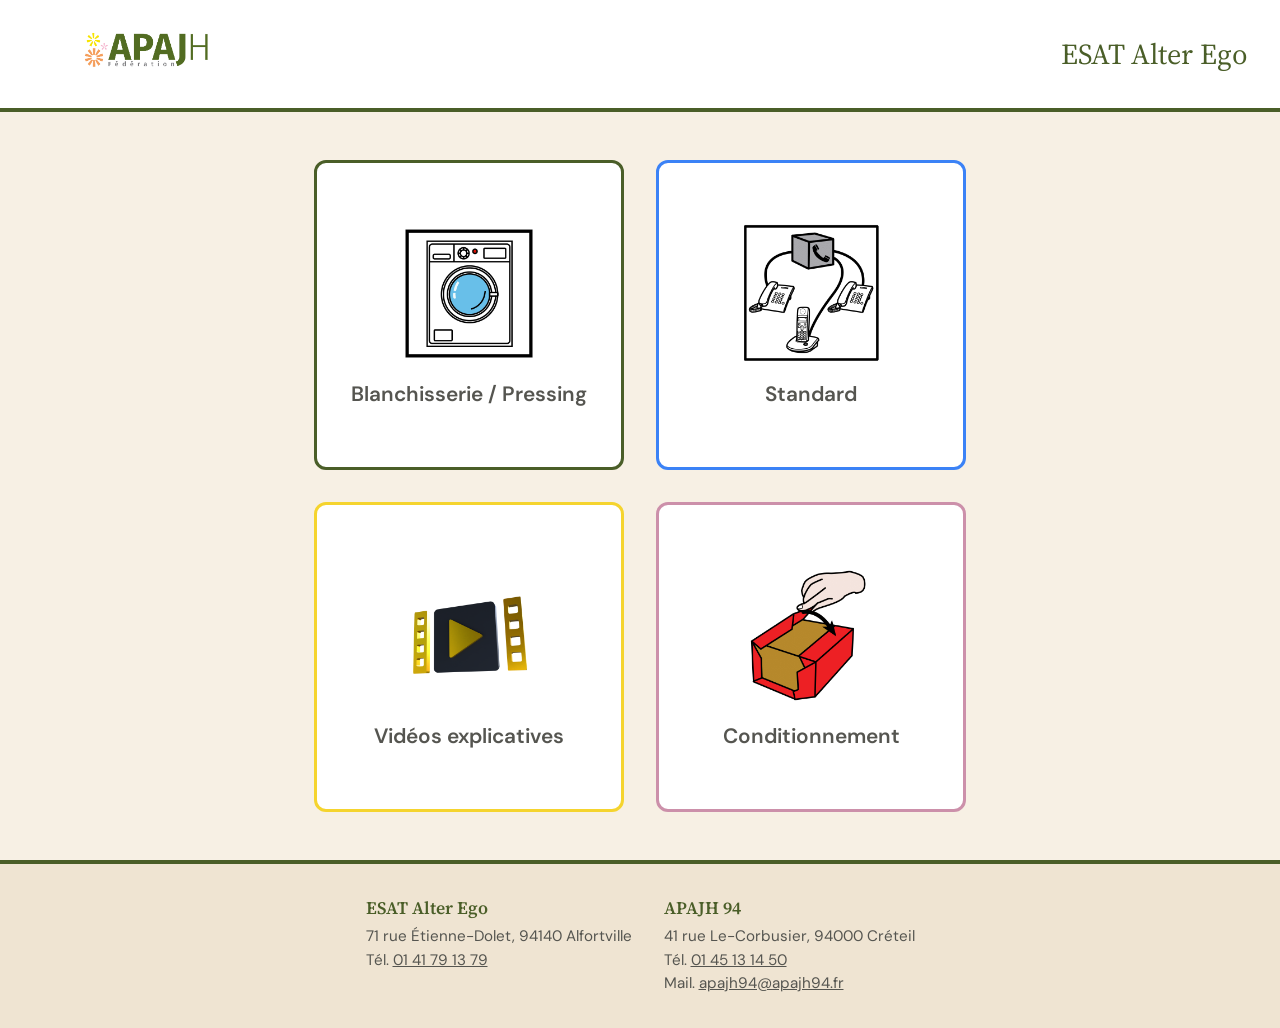
<file: index.html>
<!DOCTYPE html>
<html lang="fr">
<head>
  <meta charset="UTF-8">
  <meta name="viewport" content="width=device-width, initial-scale=1.0">
  <title>ESAT Alter Ego</title>
  <link rel="preconnect" href="https://fonts.googleapis.com">
  <link rel="preconnect" href="https://fonts.gstatic.com" crossorigin>
  <link href="https://fonts.googleapis.com/css2?family=Source+Serif+4:wght@400;600&family=DM+Sans:wght@400;500;600&display=swap" rel="stylesheet">
  <link rel="stylesheet" href="style.css">
</head>
<body>

  <header>
    <img src="logo-apajh.png" alt="Logo APAJH Fédération" class="logo">
    <h1>ESAT Alter Ego</h1>
  </header>

  <main>
    <!--
      ROUTES : modifier uniquement la valeur href de chaque <a> ci-dessous
      pour changer la page de destination.
    -->

    <a href="bon-livraison.html" class="tile">
      <img src="picto/picto-blanchisserie.png" alt="">
      <span>Blanchisserie / Pressing</span>
    </a>

    <a href="standard.html" class="tile">
      <img src="picto/picto-standard.png" alt="">
      <span>Standard</span>
    </a>

    <a href="videos.html" class="tile">
      <img src="picto/vidéo.png" alt="">
      <span>Vidéos explicatives</span>
    </a>

    <a href="conditionnement.html" class="tile">
      <img src="picto/picto-conditionnement.png" alt="">
      <span>Conditionnement</span>
    </a>
  </main>

  <footer>
    <div class="contact">
      <h2>ESAT Alter Ego</h2>
      <p>71 rue Étienne-Dolet, 94140 Alfortville</p>
      <p>Tél. <a href="tel:0141791379">01 41 79 13 79</a></p>
    </div>
    <div class="contact">
      <h2>APAJH 94</h2>
      <p>41 rue Le-Corbusier, 94000 Créteil</p>
      <p>Tél. <a href="tel:0145131450">01 45 13 14 50</a></p>
      <p>Mail. <a href="mailto:apajh94@apajh94.fr">apajh94@apajh94.fr</a></p>
    </div>
  </footer>

</body>
</html>
</file>
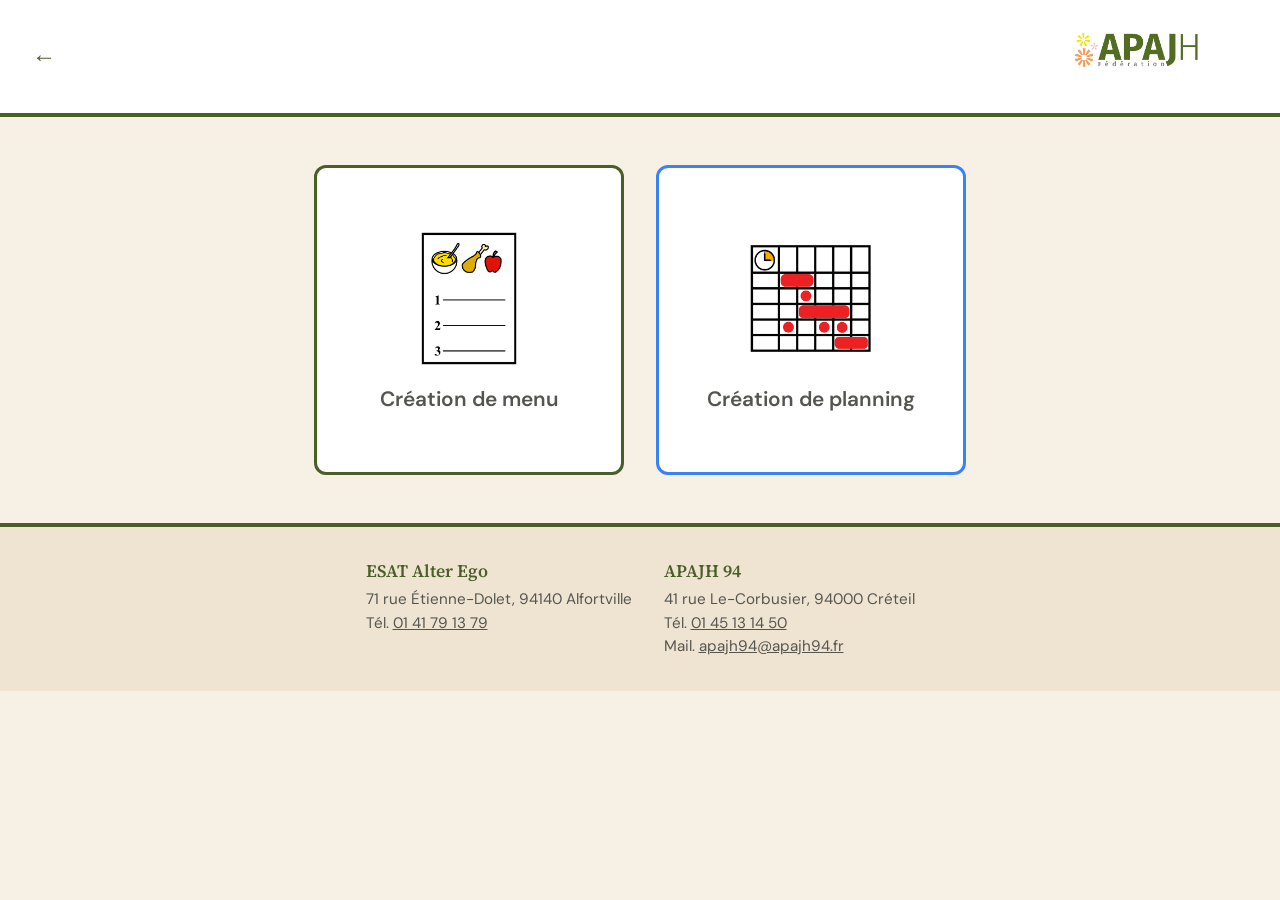
<file: standard.html>
<!DOCTYPE html>
<html lang="fr">
<head>
  <meta charset="UTF-8">
  <meta name="viewport" content="width=device-width, initial-scale=1.0">
  <title>ESAT Alter Ego - Standard</title>
  <link rel="preconnect" href="https://fonts.googleapis.com">
  <link rel="preconnect" href="https://fonts.gstatic.com" crossorigin>
  <link href="https://fonts.googleapis.com/css2?family=Source+Serif+4:wght@400;600&family=DM+Sans:wght@400;500;600&display=swap" rel="stylesheet">
  <link rel="stylesheet" href="style.css">
</head>
<body>

<header>
  <button class="back-btn" onclick="window.location.href='index.html'" aria-label="Retour à l'accueil">←</button>
  <a href="index.html"><img src="logo-apajh.png" alt="Logo APAJH Fédération" class="logo"></a>
</header>

<main>
  <a href="menus.html" class="tile">
    <img src="picto/menu.png" alt="">
    <span>Création de menu</span>
  </a>
  <a href="https://claude.ai/public/artifacts/6d944ea2-8748-455c-b3e0-7664edf50e32" class="tile">
    <img src="picto/planning.png" alt="">
    <span>Création de planning</span>
  </a>
</main>

<footer>
  <div class="contact">
    <h2>ESAT Alter Ego</h2>
    <p>71 rue Étienne-Dolet, 94140 Alfortville</p>
    <p>Tél. <a href="tel:0141791379">01 41 79 13 79</a></p>
  </div>
  <div class="contact">
    <h2>APAJH 94</h2>
    <p>41 rue Le-Corbusier, 94000 Créteil</p>
    <p>Tél. <a href="tel:0145131450">01 45 13 14 50</a></p>
    <p>Mail. <a href="mailto:apajh94@apajh94.fr">apajh94@apajh94.fr</a></p>
  </div>
</footer>

</body>
</html>
</file>
<file: style.css>
:root {
  --vert-fonce: #4a5e28;
  --vert-vif:   #8dc63f;
  --orange:     #e8722a;
  --jaune:      #f5d42e;
  --rose:       #cc90aa;
  --gris-texte: #555550;
  --fond:       #f7f0e4;
  --fond-carte: #efe4d2;
  --blue:       #3b82f6;
  --font-titres: "Source Serif 4", Georgia, serif;
  --font-corps: "DM Sans", system-ui, -apple-system, "Segoe UI", Roboto, sans-serif;
}

* {
  box-sizing: border-box;
}

body {
  margin: 0;
  font-family: var(--font-corps);
  color: var(--gris-texte);
  background: var(--fond);
}

header {
  display: flex;
  align-items: center;
  justify-content: space-between;
  gap: 1.5rem;
  padding: 1.5rem 2rem;
  background: #ffffff;
  border-bottom: 4px solid var(--vert-fonce);
}

.logo {
  height: 60px;
  width: auto;
}

.back-btn {
  background: none;
  border: none;
  font-size: 1.5rem;
  color: var(--vert-fonce);
  cursor: pointer;
  padding: 0;
  line-height: 1;
}

header h1 {
  font-family: var(--font-titres);
  font-weight: 400;
  font-size: 1.8rem;
  color: var(--vert-fonce);
  margin: 0;
}

main {
  display: grid;
  grid-template-columns: repeat(2, 1fr);
  gap: 2rem;
  max-width: 700px;
  margin: 3rem auto;
  padding: 0 1.5rem;
}

.tile {
  display: flex;
  flex-direction: column;
  align-items: center;
  justify-content: center;
  gap: 1rem;
  aspect-ratio: 1 / 1;
  background: #ffffff;
  border: 3px solid var(--vert-fonce);
  border-radius: 12px;
  text-decoration: none;
  color: var(--gris-texte);
  font-family: var(--font-corps);
  font-size: 1.3rem;
  font-weight: 600;
  text-align: center;
  padding: 1.5rem;
  transition: transform 0.15s ease, box-shadow 0.15s ease;
}

.tile:nth-child(2) { border-color: var(--blue); }
.tile:nth-child(3) { border-color: var(--jaune); }
.tile:nth-child(4) { border-color: var(--rose); }

.tile img {
  width: 55%;
  height: auto;
}

.tile:hover,
.tile:focus-visible {
  transform: translateY(-4px);
  box-shadow: 0 6px 16px rgba(0, 0, 0, 0.15);
  outline: none;
}

.tile:focus-visible {
  outline: 3px solid var(--vert-fonce);
  outline-offset: 3px;
}

footer {
  display: flex;
  flex-wrap: wrap;
  gap: 2rem;
  justify-content: center;
  padding: 2rem;
  background: var(--fond-carte);
  border-top: 4px solid var(--vert-fonce);
  font-size: 0.95rem;
}

.contact h2 {
  font-family: var(--font-titres);
  font-weight: 600;
  font-size: 1.1rem;
  color: var(--vert-fonce);
  margin: 0 0 0.4rem;
}

.contact p {
  margin: 0.2rem 0;
}

.contact a {
  color: var(--gris-texte);
}

@media (max-width: 480px) {
  main {
    grid-template-columns: 1fr;
  }
  header {
    flex-direction: column;
    text-align: center;
  }
}

.header-logo {
    flex: 1;
    text-align: center;
}
</file>
